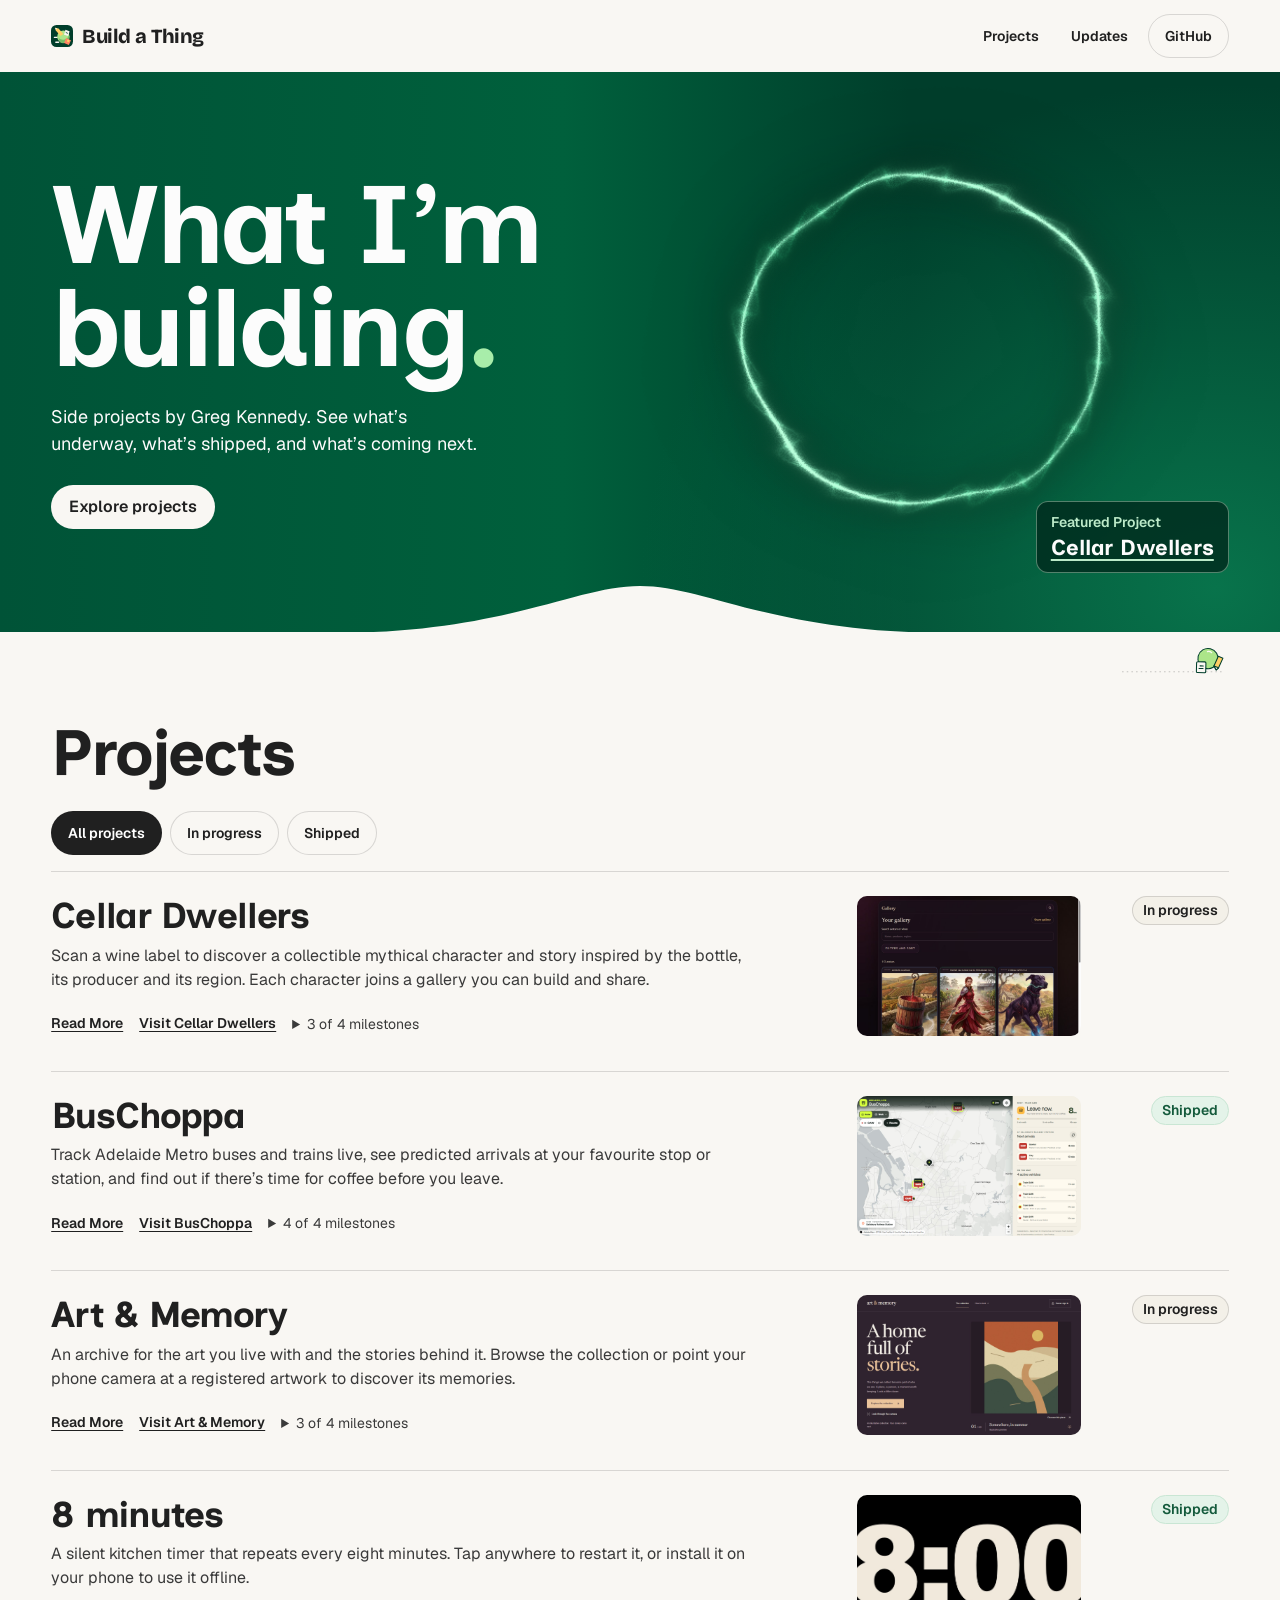
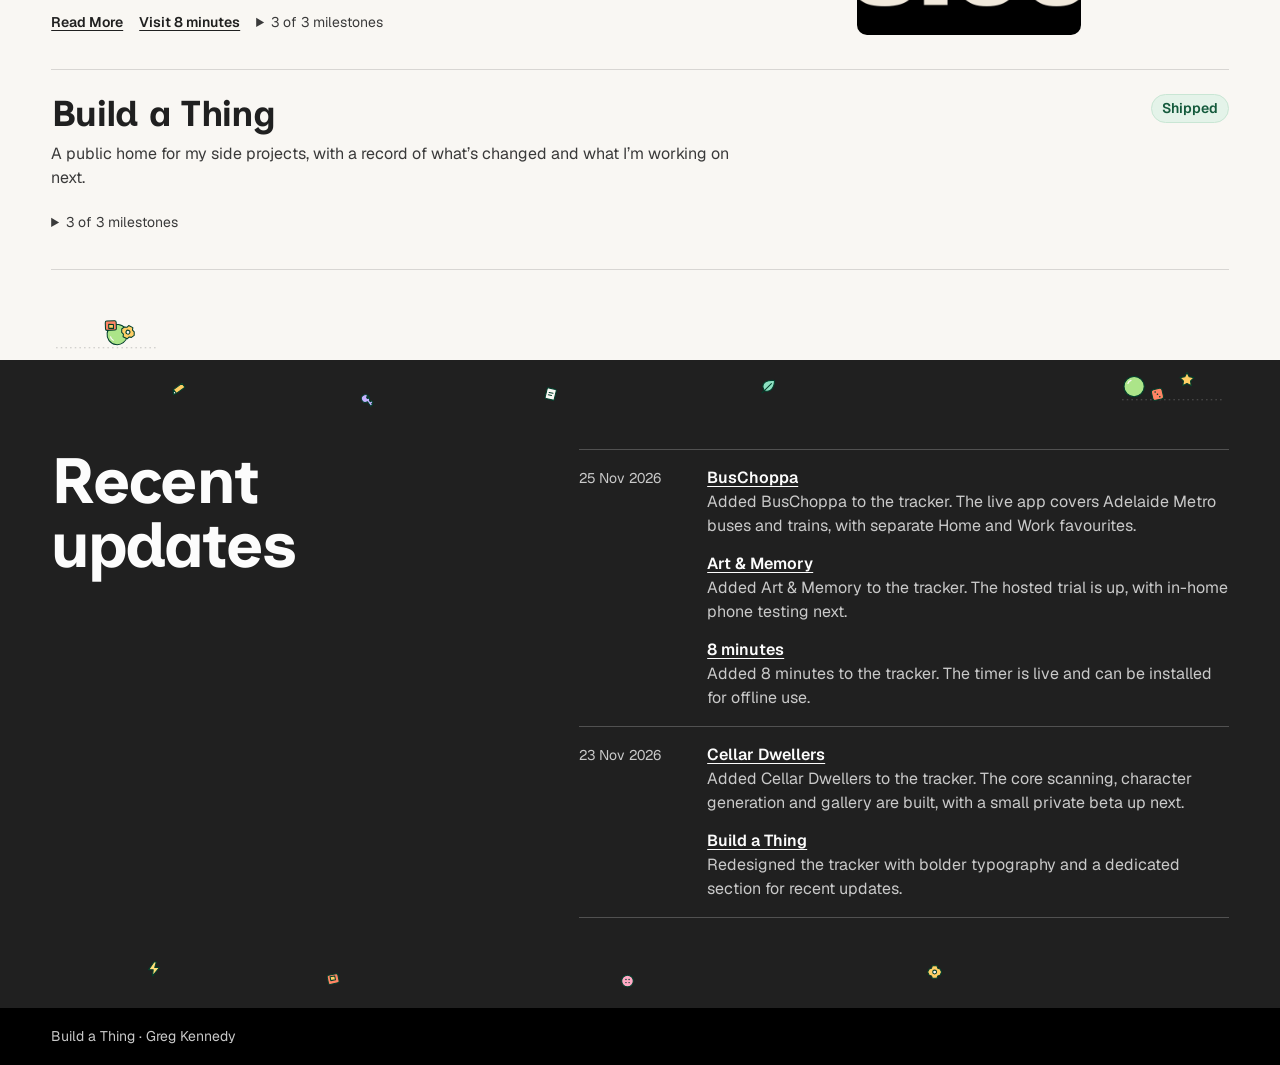
<file: docs/index.html>
<!doctype html>
<html lang="en-AU">
<head>
  <meta charset="utf-8">
  <meta name="viewport" content="width=device-width, initial-scale=1">
  <meta name="description" content="Follow Greg Kennedy’s side projects, their current status and what’s next.">
  <meta name="theme-color" content="#f9f7f3">
  <title>Build a Thing — Greg Kennedy</title>
  <link rel="icon" type="image/svg+xml" href="./project-roll.svg">
  <link rel="stylesheet" href="./styles.css?v=16">
  <script src="./projects.js?v=9" defer></script>
  <script src="./site.js?v=9" defer></script>
  <script src="./hero-halo.js?v=6" defer></script>
  <script src="./hero-wave.js" defer></script>
  <script src="./roll-scenes.js?v=7" defer></script>
</head>
<body>
  <header class="site-header wrap">
    <a class="wordmark" href="./index.html"><img src="./project-roll.svg" width="22" height="22" alt="">Build a Thing</a>
    <nav aria-label="Main navigation">
      <a href="#projects">Projects</a>
      <a href="#updates">Updates</a>
      <a href="https://github.com/gkennedy1" class="github-link">GitHub</a>
    </nav>
  </header>

  <main>
    <section class="intro" aria-labelledby="site-title">
      <div class="hero-halo" aria-hidden="true"><canvas></canvas></div>
      <div class="intro-layout wrap">
        <div class="intro-copy">
          <h1 id="site-title">What I’m<br>building<span>.</span></h1>
          <p>Side projects by Greg Kennedy. See what’s underway, what’s shipped, and what’s coming next.</p>
          <a class="intro-link" href="#projects">Explore projects</a>
        </div>
        <div class="featured-project" hidden>
          <p class="featured-label">Featured Project</p>
          <a></a>
        </div>
      </div>
      <svg class="hero-wave" viewBox="0 0 1000 100" preserveAspectRatio="none" aria-hidden="true">
        <path d="M0 100H1000V101H0Z"/>
      </svg>
    </section>

    <section class="projects wrap" aria-labelledby="projects">
      <div class="roll-scene roll-scene--end" data-roll-scene="desk" aria-hidden="true"></div>
      <h2 id="projects" class="section-title" tabindex="-1">Projects</h2>
      <div class="filters" role="group" aria-label="Filter projects by status" hidden></div>
      <p class="visually-hidden" id="results" role="status"></p>
      <div id="project-list"><p class="muted">Loading projects…</p></div>
      <noscript>Enable JavaScript to view the project list.</noscript>
      <div class="roll-scene roll-scene--bottom" data-roll-scene="workbench" aria-hidden="true"></div>
    </section>

    <section class="updates" aria-labelledby="updates">
      <div class="updates-roll" aria-hidden="true">
        <div class="roll-scene roll-scene--end" data-roll-scene="arcade"></div>
      </div>
      <div class="updates-layout wrap">
        <h2 id="updates" class="section-title" tabindex="-1">Recent updates</h2>
        <ol id="update-list"></ol>
      </div>
    </section>
  </main>

  <footer class="site-footer">
    <div class="footer-layout wrap">
      <span>Build a Thing · Greg Kennedy</span>
    </div>
  </footer>
</body>
</html>
</file>
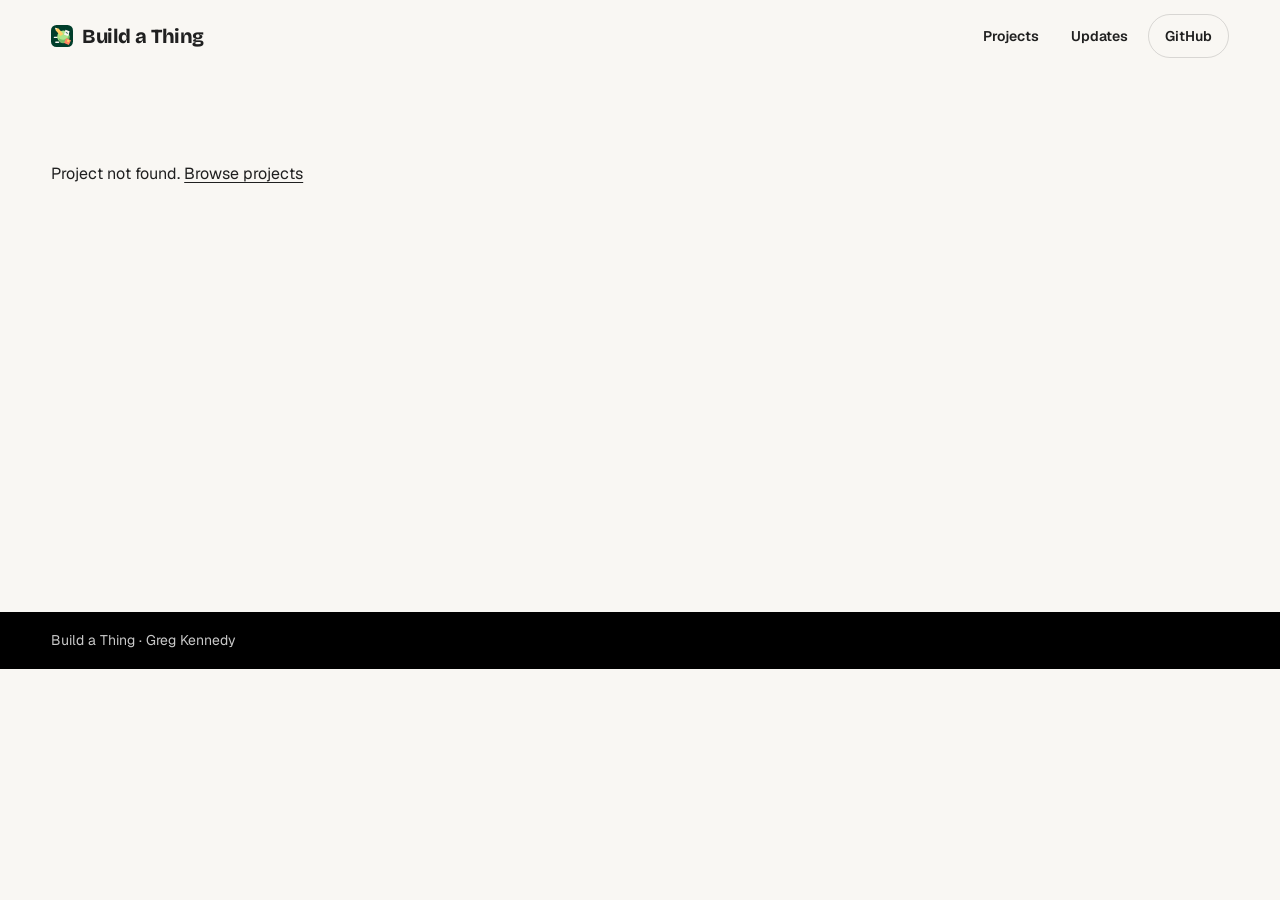
<file: docs/project.html>
<!doctype html>
<html lang="en-AU">
<head>
  <meta charset="utf-8">
  <meta name="viewport" content="width=device-width, initial-scale=1">
  <meta name="theme-color" content="#f9f7f3">
  <meta name="description" content="Read the pitch and see screenshots from projects on Build a Thing.">
  <title>Project — Build a Thing</title>
  <link rel="icon" type="image/svg+xml" href="./project-roll.svg">
  <link rel="stylesheet" href="./styles.css?v=15">
  <link rel="stylesheet" href="./project-likes.css">
  <script src="./projects.js?v=9" defer></script>
  <script src="./project-likes.js" defer></script>
  <script src="./site.js?v=9" defer></script>
  <script src="./roll-scenes.js?v=7" defer></script>
</head>
<body>
  <header class="site-header wrap">
    <a class="wordmark" href="./index.html"><img src="./project-roll.svg" width="22" height="22" alt="">Build a Thing</a>
    <nav aria-label="Main navigation">
      <a href="./index.html#projects">Projects</a>
      <a href="./index.html#updates">Updates</a>
      <a href="https://github.com/gkennedy1" class="github-link">GitHub</a>
    </nav>
  </header>

  <main class="project-detail wrap">
    <p id="detail-message" role="status">Loading project…</p>
    <noscript>Enable JavaScript to view project details.</noscript>
    <article id="project-detail" aria-labelledby="project-title" hidden>
      <div class="roll-scene roll-scene--end" data-roll-scene="workbench" aria-hidden="true"></div>
      <header class="detail-header">
        <div class="detail-title">
          <h1 id="project-title"></h1>
          <span id="project-status"></span>
        </div>
        <p id="project-description"></p>
        <div id="detail-links" class="project-links" hidden></div>
      </header>

      <section id="pitch" class="detail-section" aria-labelledby="pitch-title" hidden>
        <h2 id="pitch-title" class="section-title">Pitch</h2>
        <div id="pitch-copy" class="pitch-copy"></div>
      </section>

      <section id="feedback" class="detail-section" aria-labelledby="feedback-title">
        <h2 id="feedback-title" class="section-title">Feedback</h2>
        <div>
          <p class="pitch-copy">Leave a like to show your support, or send me a message to share an idea.</p>
          <div class="project-links">
            <div class="project-reaction">
              <button type="button" disabled>
                <svg viewBox="0 0 24 24" width="18" height="18" aria-hidden="true">
                  <path d="M12 20.5 4.8 13.6c-4.4-4.2 1.7-10.6 6.1-6.3l1.1 1.1 1.1-1.1c4.4-4.3 10.5 2.1 6.1 6.3Z" />
                </svg>
                <span>Leave a like</span>
              </button>
              <span class="like-count" role="status"></span>
            </div>
            <a href="https://www.linkedin.com/in/greg-kennedy-54481316/">Message me on LinkedIn</a>
          </div>
          <p class="like-message muted" role="status"></p>
        </div>
      </section>

      <section id="screenshots" class="detail-section detail-screenshots" aria-labelledby="screenshots-title" hidden>
        <h2 id="screenshots-title" class="section-title">Screenshots</h2>
        <div id="screenshot-grid" class="screenshot-grid"></div>
      </section>
      <div class="roll-scene roll-scene--bottom" data-roll-scene="arcade" aria-hidden="true"></div>
    </article>
  </main>

  <dialog class="screenshot-viewer" aria-label="Project screenshots">
    <figure class="screenshot-viewer-figure">
      <div class="screenshot-viewer-image">
        <button type="button" data-viewer-close aria-label="Close" autofocus>
          <svg viewBox="0 0 24 24" aria-hidden="true"><path d="m6 6 12 12M18 6 6 18"/></svg>
        </button>
        <div class="screenshot-viewer-nav" role="group" aria-label="Browse screenshots">
          <button type="button" data-viewer-previous aria-label="Previous screenshot">
            <svg viewBox="0 0 24 24" aria-hidden="true"><path d="m15 6-6 6 6 6"/></svg>
          </button>
          <span data-viewer-position role="status"></span>
          <button type="button" data-viewer-next aria-label="Next screenshot">
            <svg viewBox="0 0 24 24" aria-hidden="true"><path d="m9 6 6 6-6 6"/></svg>
          </button>
        </div>
      </div>
      <figcaption id="screenshot-viewer-caption"></figcaption>
    </figure>
  </dialog>

  <footer class="site-footer">
    <div class="footer-layout wrap">
      <span>Build a Thing · Greg Kennedy</span>
    </div>
  </footer>
</body>
</html>
</file>
<file: docs/styles.css>
@font-face {
  font-family: 'Bricolage Grotesque';
  src: url('./fonts/bricolage-grotesque.woff2') format('woff2');
  font-weight: 400 800;
  font-display: swap;
}

@font-face {
  font-family: 'Inclusive Sans';
  src: url('./fonts/inclusive-sans.woff2') format('woff2');
  font-weight: 300 700;
  font-display: swap;
}

@font-face {
  font-family: Geist;
  src: url('./fonts/geist.woff2') format('woff2');
  font-weight: 400 700;
  font-display: swap;
}

:root {
  --canvas: #f9f7f3;
  --bone: #f3f0e8;
  --paper: #fff;
  --ink: #202020;
  --body: #3a3a3a;
  --muted: #646464;
  --line: rgb(32 32 32 / 15%);
  --hero-green: #003e2b;
  --pressed: #ad270c;
  --light: #fcfcfc;
  --heading: 'Inclusive Sans', Geist, system-ui, sans-serif;
  --wordmark: 'Bricolage Grotesque', Geist, system-ui, sans-serif;
  --sans: Geist, system-ui, sans-serif;
}

* { box-sizing: border-box; }
body { margin: 0; background: var(--canvas); color: var(--ink); font: 1rem/1.5 var(--sans); }
h1, h2, h3, p { margin: 0; }
a { color: inherit; text-underline-offset: .19em; }
[id] { scroll-margin-block-start: 24px; }
:focus-visible { outline: 2px solid currentColor; outline-offset: 4px; }
::selection { color: var(--paper); background: var(--pressed); }
.wrap { width: min(100% - clamp(2rem, 8vw, 8rem), 76rem); margin-inline: auto; }

.site-header {
  display: flex;
  flex-wrap: wrap;
  justify-content: space-between;
  align-items: center;
  min-block-size: 72px;
  gap: 4px 16px;
  padding-block: 8px;
  font-size: .875rem;
  font-weight: 600;
}

.site-header nav { display: flex; flex-wrap: wrap; align-items: center; gap: 4px 8px; }
.site-header a { display: inline-flex; align-items: center; min-block-size: 44px; text-decoration: none; }
.site-header nav a { padding-inline: 12px; border-radius: 999px; }
.site-header nav a:hover { background: var(--bone); }
.site-header .github-link { border: 1px solid var(--line); padding-inline: 16px; }
.wordmark { gap: 9px; font: 750 1.25rem/1 var(--wordmark); letter-spacing: -.025em; }
.wordmark img { flex: none; }

@media (prefers-reduced-motion: no-preference) {
  .wordmark:focus-visible img { animation: header-roll 520ms ease-in-out; }

  @media (hover: hover) {
    .wordmark:hover img { animation: header-roll 520ms ease-in-out; }
  }
}

@keyframes header-roll {
  42% { transform: translateX(-5px) rotate(-35deg); }
  73% { transform: translateX(1px) rotate(7deg); }
}

.projects, .updates-layout, .project-detail { position: relative; }

.roll-scene {
  position: absolute;
  inset-block-start: 4px;
  inset-inline-start: 0;
  inline-size: min(7rem, 100%);
  aspect-ratio: 18 / 7;
  pointer-events: none;
}

.roll-scene svg { display: block; inline-size: 100%; block-size: 100%; }
.roll-scene--end { inset-inline: auto 0; }
.roll-scene--bottom { inset-block: auto 4px; }

@media (min-width: 96rem) {
  .roll-scene {
    --roll-offset: calc((76rem - 100vw) / 4 - 4.125rem);
    inset-block-start: 3.5rem;
    inset-inline-start: var(--roll-offset);
    inline-size: 8.25rem;
  }

  .roll-scene--end { inset-inline: auto var(--roll-offset); }
  .roll-scene--bottom { inset-block: auto 3.5rem; }
}

.intro {
  position: relative;
  isolation: isolate;
  background: #00603c;
  background-image:
    radial-gradient(ellipse 45% 90% at 95% 92%, #08734b 0, transparent 100%),
    linear-gradient(90deg, #005337, #00603c 44%, var(--hero-green) 71%);
  color: var(--light);
  overflow: hidden;
}

.intro-layout {
  position: relative;
  display: grid;
  grid-template-columns: minmax(0, 1.45fr) minmax(0, 1fr);
  gap: clamp(1.5rem, 4vw, 4rem);
  align-items: center;
  min-block-size: clamp(27rem, 43vw, 39rem);
  padding-block: clamp(3.75rem, 8vw, 7.5rem);
}

.intro-copy { position: relative; z-index: 1; }
.intro ::selection { background: #003d28; }
.intro h1 {
  font: 700 clamp(3.6rem, 8.6vw, 8rem)/.93 var(--heading);
  letter-spacing: -.027em;
}
.intro h1 span { color: #a8edaa; }
.intro-copy p { max-inline-size: 36ch; margin-block-start: 24px; font-size: clamp(1rem, 1.7vw, 1.125rem); }
.intro-link, .project-links a {
  display: inline-flex;
  align-items: center;
  justify-content: center;
  min-block-size: 44px;
  padding: 8px 18px;
  border-radius: 999px;
  font-weight: 600;
  text-decoration: none;
}

.intro-link { margin-block-start: 28px; color: var(--ink); background: var(--canvas); }
.intro-link:hover { background: var(--bone); }
.intro-link:focus-visible { outline-color: var(--light); }

.hero-halo {
  position: absolute;
  inset: 0 0 0 auto;
  width: 58%;
  mask-image: linear-gradient(90deg, transparent, #000 20%, #000 94%, transparent);
  pointer-events: none;
}

.hero-halo::before {
  content: '';
  position: absolute;
  top: 48%;
  left: 52%;
  width: min(68%, 25rem);
  aspect-ratio: 1;
  transform: translate(-50%, -50%) rotate(-18deg) scaleY(.92);
  background: radial-gradient(circle, transparent 45%, #14bd773d 60%, #aafed7 65%, #34e99d78 68%, transparent 78%);
}

.hero-halo canvas { position: absolute; inset: 0; width: 100%; height: 100%; opacity: 0; }
.hero-halo[data-animated] canvas { opacity: 1; }
.hero-halo[data-animated]::before { opacity: 0; }

.hero-wave {
  position: absolute;
  inset: auto 0 -1px;
  inline-size: 100%;
  block-size: clamp(1.5rem, 5vw, 4.25rem);
  fill: var(--canvas);
  pointer-events: none;
}

.featured-project {
  align-self: end;
  justify-self: end;
  margin-block-end: -2.75rem;
  padding: .625rem .875rem;
  border: 1px solid rgb(220 255 225 / 38%);
  border-radius: 12px;
  background: rgb(0 43 30 / 82%);
  overflow-wrap: anywhere;
}

.featured-label { color: #bceac9; font-size: .875rem; font-weight: 600; }
.featured-project a {
  font: 700 clamp(1.0625rem, 1.7vw, 1.375rem)/1.3 var(--heading);
  text-decoration-color: #bceac9;
  text-underline-offset: .18em;
}

.featured-project a:hover { color: #bceac9; }
.featured-project a:focus-visible { outline-color: var(--light); }

.projects { padding-block: clamp(3.5rem, 7vw, 6rem); }
.section-title {
  font: 700 clamp(2.6rem, 5vw, 4.5rem)/1 var(--heading);
  letter-spacing: -.025em;
  text-wrap: balance;
}

.projects .section-title { margin-block-end: 26px; }
#project-list { border-block-start: 1px solid var(--line); }
.project {
  display: grid;
  grid-template-columns: minmax(0, 1fr) min(20vw, 14rem) 7rem;
  grid-template-areas: 'body preview status';
  gap: clamp(12px, 3vw, 36px);
  align-items: start;
  padding-block: 24px;
  border-block-end: 1px solid var(--line);
  overflow-wrap: anywhere;
}

.project-body { grid-area: body; }
.project-body h3 { font: 700 clamp(1.6rem, 3vw, 2.25rem)/1.1 var(--heading); letter-spacing: -.02em; }
.project-body > p { color: var(--body); max-inline-size: 64ch; margin-block-start: 8px; }
.project > .status { grid-area: status; justify-self: end; }
.project-preview {
  grid-area: preview;
  display: block;
  inline-size: 100%;
  block-size: auto;
  aspect-ratio: 16 / 10;
  object-fit: cover;
  object-position: center top;
  border-radius: 10px;
  background: var(--bone);
}
.status {
  border: 1px solid var(--line);
  border-radius: 999px;
  background: var(--canvas);
  padding: 3px 10px;
  font-size: .875rem;
  font-weight: 600;
}

.status.shipped { color: #145a3c; background: #e4f3e9; border-color: #c9e6d4; }
.status.in-progress { background: var(--bone); }
.status.paused { color: #4d4d4d; background: #eee; }
.project-actions { display: flex; flex-wrap: wrap; align-items: start; gap: 0 16px; margin-block-start: 10px; }
.project-progress { max-inline-size: 36ch; color: var(--body); font-size: .875rem; }
.project-progress summary { width: fit-content; padding-block: 12px; font-variant-numeric: tabular-nums; cursor: pointer; }
.project-progress summary:hover { color: var(--ink); text-decoration: underline; }

progress {
  display: block;
  width: 100%;
  height: 8px;
  margin-block: 10px 4px;
  appearance: none;
  border: 0;
  border-radius: 999px;
  overflow: hidden;
  background: #d9d2c5;
  color: var(--ink);
}

progress::-webkit-progress-bar { background: #d9d2c5; }
progress::-webkit-progress-value { background: var(--ink); border-radius: 999px; }
progress::-moz-progress-bar { background: var(--ink); border-radius: 999px; }
.next-step { margin-block-start: 8px; font-size: .875rem; }
.project-links { display: flex; flex-wrap: wrap; gap: 8px; margin-block-start: 20px; }
.project-links[hidden] { display: none; }
.project-links a { border: 1px solid var(--line); font-size: .875rem; }
.project-links a:hover { background: var(--bone); }
.project-actions .project-links { gap: 0 16px; margin-block-start: 0; }
.project-actions a { padding-inline: 0; border: 0; border-radius: 0; text-decoration: underline; }
.project-actions a:hover { background: none; color: var(--hero-green); }
.filters { display: flex; flex-wrap: wrap; gap: 8px; margin-block-end: 16px; }
.filters[hidden] { display: none; }
.filters button {
  min-block-size: 44px;
  border: 1px solid var(--line);
  border-radius: 999px;
  padding: 8px 16px;
  color: var(--ink);
  background: var(--canvas);
  font: 600 .875rem/1.2 var(--sans);
  cursor: pointer;
}

.filters button:hover { background: var(--bone); }
.filters button[aria-pressed='true'] { color: var(--paper); background: var(--ink); }
.filters button[aria-pressed='true']:focus-visible { outline-color: var(--ink); }
.empty { border: 1px solid var(--line); border-radius: 12px; padding: 18px; }
.muted { color: var(--muted); }

.updates { position: relative; background: var(--ink); color: var(--light); }
.updates-roll { position: absolute; inset: 0; overflow: hidden; pointer-events: none; }
.updates-roll .roll-scene { inset-inline-end: max(clamp(1rem, 4vw, 4rem), calc((100% - 76rem) / 2)); }
.updates-roll svg { overflow: visible; }
.updates-roll .roll-ball[data-following], .updates-roll .roll-object[data-collected] { opacity: .75; }
.roll-sparks {
  fill: none;
  stroke: #ffce65;
  stroke-width: 2.5;
  stroke-linecap: round;
  transform-origin: 0 0;
  animation: roll-celebration 480ms ease-out both;
}

.roll-sparks path:nth-child(even) { stroke: #ace589; }

@keyframes roll-celebration {
  from { opacity: 0; transform: scale(.55); }
  22% { opacity: 1; }
  to { opacity: 0; transform: scale(1.12); }
}

@media (prefers-reduced-motion: reduce) {
  .roll-sparks { display: none; }
}
.updates-layout {
  display: grid;
  grid-template-columns: minmax(0, 1fr) minmax(0, 1.4fr);
  gap: 24px 64px;
  align-items: start;
  padding-block: clamp(3.5rem, 7vw, 6rem);
}

.updates h2 { max-inline-size: 8ch; text-wrap: initial; }
.updates ol, .update-entries { list-style: none; margin: 0; padding: 0; }
.updates ol { border-block-start: 1px solid rgb(252 252 252 / 22%); }
.updates ol > .muted { padding-block: 16px; }
.update-day {
  display: grid;
  grid-template-columns: 7rem minmax(0, 1fr);
  gap: 8px 16px;
  align-items: baseline;
  padding-block: 16px;
  overflow-wrap: anywhere;
  border-block-end: 1px solid rgb(252 252 252 / 22%);
}

.updates time, .updates li p, .updates .muted { color: #c9c9c9; }
.updates time { font-size: .875rem; font-variant-numeric: tabular-nums; }
.updates a { justify-self: start; font-weight: 600; }
.updates a:hover, .site-footer a:hover { color: var(--paper); }
.update-entries { display: grid; gap: 14px; }
.site-footer { background: #000; color: #c9c9c9; font-size: .875rem; }
.footer-layout { display: flex; justify-content: space-between; align-items: center; flex-wrap: wrap; gap: 0 16px; padding-block: 18px; }
.site-footer a { display: inline-flex; min-block-size: 44px; align-items: center; }
.visually-hidden { position: absolute; width: 1px; height: 1px; overflow: hidden; clip-path: inset(50%); white-space: nowrap; }

.project-detail { min-block-size: 60vh; padding-block: clamp(3rem, 7vw, 6rem); }
.detail-header { max-inline-size: 70ch; }
.detail-title { display: flex; align-items: baseline; flex-wrap: wrap; gap: 12px 20px; }
.detail-title h1 {
  font: 700 clamp(3rem, 8vw, 6rem)/.96 var(--heading);
  letter-spacing: -.03em;
  overflow-wrap: anywhere;
}
.detail-header > p { margin-block-start: 18px; color: var(--body); font-size: 1.125rem; }
.detail-section {
  display: grid;
  grid-template-columns: minmax(0, 1fr) minmax(0, 2.4fr);
  align-items: start;
  gap: 20px 32px;
  border-block-start: 1px solid var(--line);
  margin-block-start: clamp(2.5rem, 6vw, 5rem);
  padding-block-start: clamp(2rem, 4vw, 3.5rem);
}
.detail-section[hidden] { display: none; }
.detail-section .section-title { font-size: clamp(2rem, 4vw, 3.5rem); overflow-wrap: anywhere; }
.pitch-copy { max-inline-size: 65ch; color: var(--body); font-size: 1.0625rem; }
.pitch-copy p + p { margin-block-start: 1em; }
.detail-screenshots { grid-template-columns: minmax(0, 1fr); }
.screenshot-grid { display: grid; gap: clamp(1rem, 2vw, 1.75rem); align-items: start; }
.screenshot-grid figure { margin: 0; }
.screenshot-frame {
  display: grid;
  place-items: center;
  inline-size: 100%;
  padding: clamp(.75rem, 2vw, 1.5rem);
  border: 1px solid var(--line);
  border-radius: 12px;
  background: var(--bone);
}

button.screenshot-frame { cursor: zoom-in; }

.screenshot-frame img {
  display: block;
  max-inline-size: 100%;
  block-size: auto;
  border-radius: 6px;
}

.screenshot-portrait img { max-inline-size: min(100%, 13.5rem); }
.screenshot-grid figcaption {
  max-inline-size: 64ch;
  margin-block-start: 8px;
  color: var(--muted);
  font-size: .875rem;
}

@media (min-width: 701px) {
  .screenshot-grid { grid-template-columns: repeat(4, minmax(0, 1fr)); }
  .screenshot-grid figure { grid-column: span 2; }
  .screenshot-grid .screenshot-portrait { grid-column: span 1; }
  .screenshot-grid figure:has(+ .screenshot-portrait):not(.screenshot-portrait) { grid-column: span 3; }
  .screenshot-grid figure:only-child:not(.screenshot-portrait) { grid-column: 1 / -1; }
  .screenshot-frame { block-size: clamp(19rem, 44vw, 35rem); }
  .screenshot-frame img { inline-size: 100%; block-size: 100%; min-block-size: 0; object-fit: contain; }
  .screenshot-portrait img { max-inline-size: 100%; }
}

.screenshot-viewer {
  inline-size: min(calc(100% - 2rem), 72rem, calc(min(78dvh, 48rem) * var(--screenshot-ratio, 1)));
  min-inline-size: min(calc(100% - 2rem), 11rem);
  max-block-size: calc(100dvh - 2rem);
  padding: 0;
  border: 1px solid var(--line);
  border-radius: 16px;
  background: var(--canvas);
  color: var(--ink);
}

.screenshot-viewer:not([open]) { display: none; }
.screenshot-viewer::backdrop { background: rgb(0 0 0 / 74%); }
.screenshot-viewer-figure { display: flex; flex-direction: column; margin: 0; max-block-size: calc(100dvh - 2rem - 2px); }
.screenshot-viewer-image {
  position: relative;
  aspect-ratio: var(--screenshot-ratio, 1);
  max-block-size: min(78dvh, 48rem);
  min-block-size: 5rem;
  background: var(--ink);
  touch-action: pan-y pinch-zoom;
}

.screenshot-viewer-image img {
  display: block;
  inline-size: 100%;
  block-size: 100%;
  object-fit: contain;
  user-select: none;
}

.screenshot-viewer-figure figcaption {
  padding: 12px clamp(.75rem, 2.5vw, 1.5rem);
  color: var(--body);
  font-size: .875rem;
}

.screenshot-viewer-nav,
.screenshot-viewer [data-viewer-close] {
  position: absolute;
  border: 1px solid rgb(255 255 255 / 25%);
  border-radius: 999px;
  background: rgb(24 24 24 / 90%);
  color: var(--light);
}

.screenshot-viewer [data-viewer-close] { inset: .75rem .75rem auto auto; }
.screenshot-viewer-nav {
  inset: auto auto .75rem 50%;
  translate: -50% 0;
  display: flex;
  align-items: center;
  gap: 5px;
  padding: 2px;
}

.screenshot-viewer-nav[hidden] { display: none; }
.screenshot-viewer-nav span { white-space: nowrap; font-size: .875rem; font-variant-numeric: tabular-nums; }
.screenshot-viewer button {
  display: grid;
  place-items: center;
  inline-size: 44px;
  block-size: 44px;
  padding: 0;
  border: 0;
  border-radius: 50%;
  background: transparent;
  color: inherit;
  cursor: pointer;
}

.screenshot-viewer-nav button:hover { background: rgb(255 255 255 / 14%); }
.screenshot-viewer [data-viewer-close]:hover { background: var(--ink); }
.screenshot-viewer button:focus-visible { outline-offset: -3px; }
.screenshot-viewer button svg {
  inline-size: 20px;
  block-size: 20px;
  fill: none;
  stroke: currentColor;
  stroke-width: 2;
  stroke-linecap: round;
  stroke-linejoin: round;
}

html:has(.screenshot-viewer[open]) { overflow: hidden; }

@media (max-width: 760px) {
  .intro {
    background-image:
      radial-gradient(ellipse 40% 35% at 100% 100%, #008c5a, transparent 100%),
      linear-gradient(175deg, #005337 0%, #00603c 66%, #00452f 100%);
  }
  .intro-layout { grid-template-columns: minmax(0, 1fr); min-block-size: 0; }
  .hero-halo { inset: 4rem -.375rem auto auto; width: clamp(8rem, 35vw, 15rem); height: clamp(7rem, 31vw, 13rem); }
  .intro-copy { max-inline-size: 100%; }
  .intro-copy p { max-inline-size: 30ch; }
  .featured-project { justify-self: start; margin-block-end: 0; }
  .project {
    grid-template-columns: minmax(0, 1fr) auto;
    grid-template-areas: 'status status' 'body preview';
  }
  .project > .status { justify-self: start; }
  .project-preview { inline-size: clamp(6rem, 25vw, 11rem); }
  .updates-layout, .detail-section { grid-template-columns: minmax(0, 1fr); }
  .updates h2 { max-inline-size: none; }
}

@media (max-width: 520px) {
  .intro-copy p { max-inline-size: 32ch; }
  .project {
    grid-template-columns: minmax(0, 1fr);
    grid-template-areas: 'status' 'body' 'preview';
    row-gap: 12px;
  }
  .project-preview { inline-size: 8rem; }
}

@media (max-width: 420px) {
  .site-header { column-gap: 8px; }
  .site-header nav a { padding-inline: 6px; }
  .site-header .github-link { padding-inline: 10px; }
  .site-header nav { gap: 2px; }
  .wordmark { font-size: 1.125rem; gap: 6px; }
  .intro h1 { font-size: clamp(3rem, 14vw, 3.6rem); }
  .update-day { grid-template-columns: minmax(0, 1fr); }
  .updates a { display: inline-grid; align-items: center; min-block-size: 44px; }
}
</file>
<file: docs/project-likes.css>
.project-reaction { display: inline-flex; flex-wrap: wrap; align-items: center; gap: 6px 10px; }
.project-reaction button {
  display: inline-flex;
  align-items: center;
  gap: 7px;
  min-block-size: 44px;
  padding: 8px 16px;
  border: 1px solid var(--line);
  border-radius: 999px;
  background: var(--canvas);
  color: var(--ink);
  font: 600 .875rem/1.3 var(--sans);
  cursor: pointer;
}
.project-reaction button:hover:not(:disabled) { background: var(--bone); }
.project-reaction button[data-liked] { background: #e4f3e9; color: #145a3c; }
.project-reaction svg { fill: none; stroke: currentColor; stroke-width: 1.8; stroke-linejoin: round; }
.project-reaction button[data-liked] svg { fill: currentColor; }
.project-reaction button:disabled { cursor: default; }
.like-count { font-variant-numeric: tabular-nums; white-space: nowrap; color: var(--muted); font-size: .875rem; }
.like-message:not(:empty) { margin-block-start: 8px; font-size: .875rem; }
</file>
